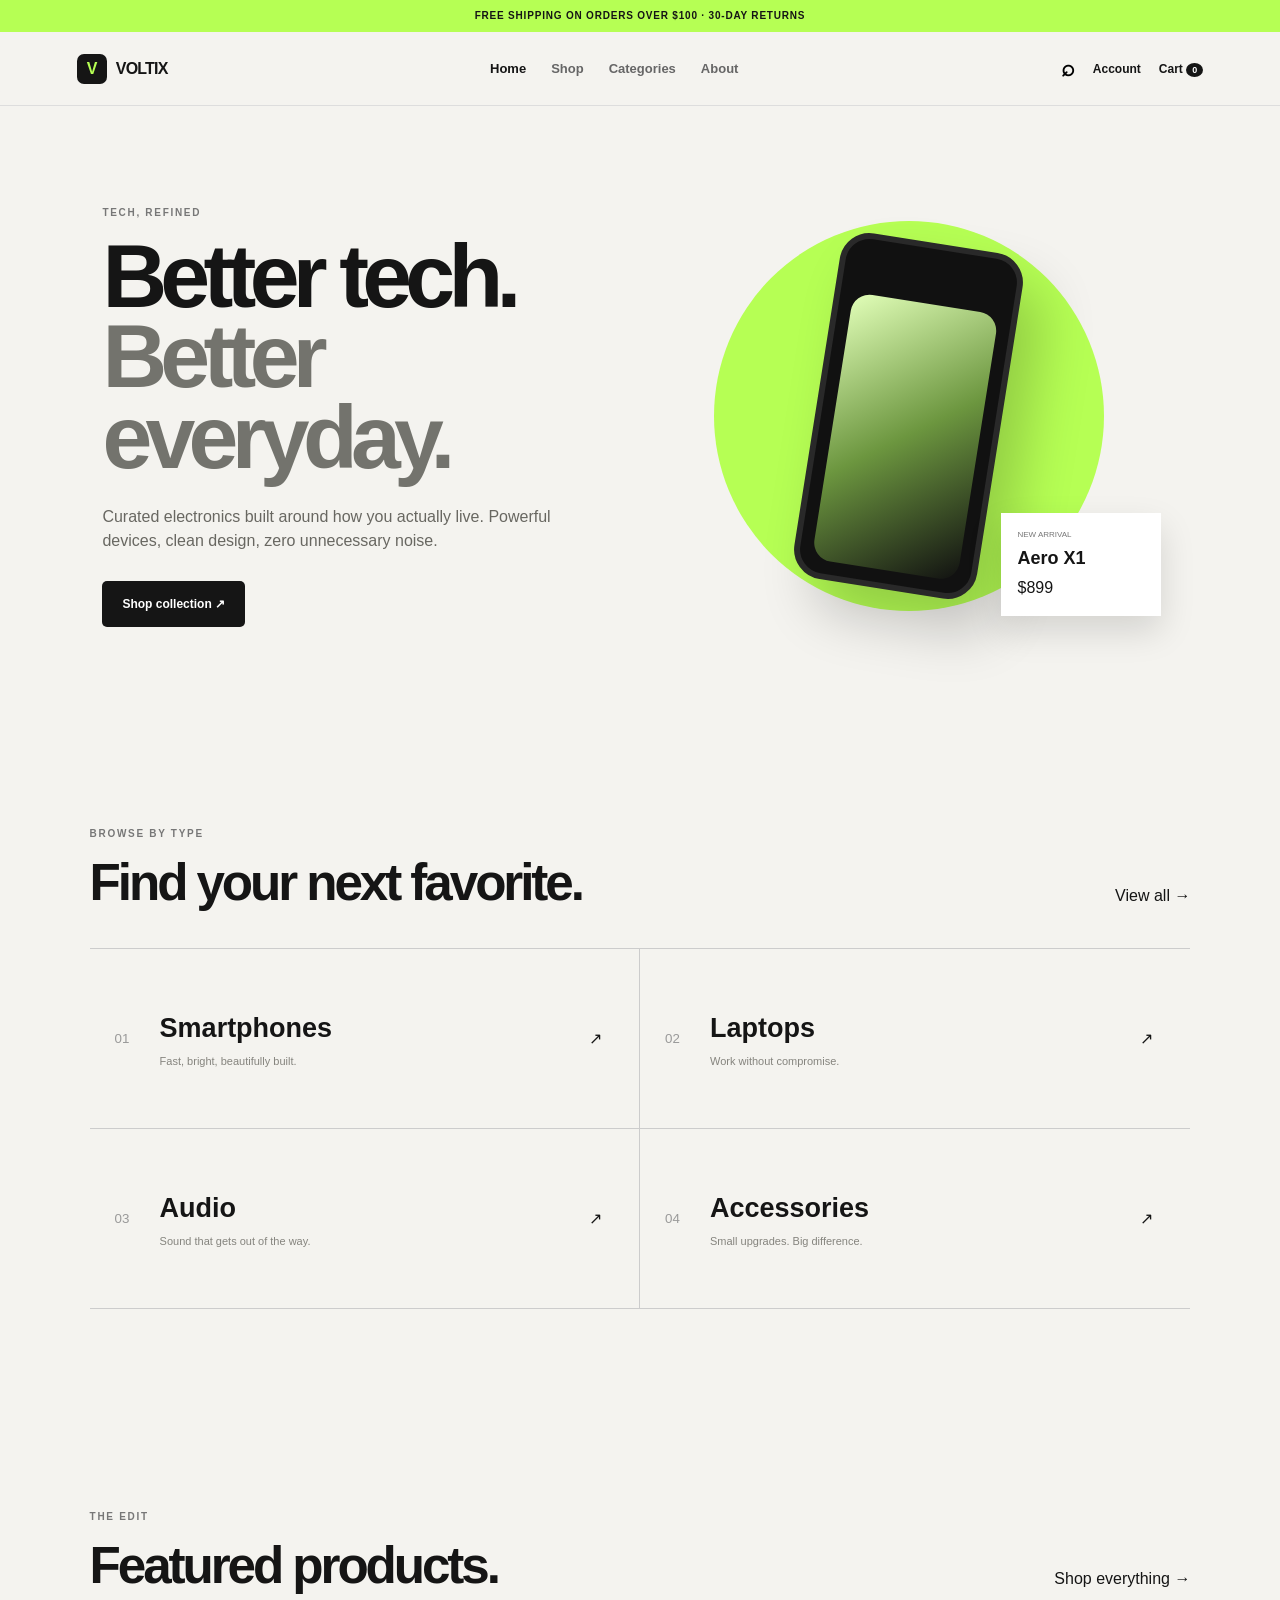
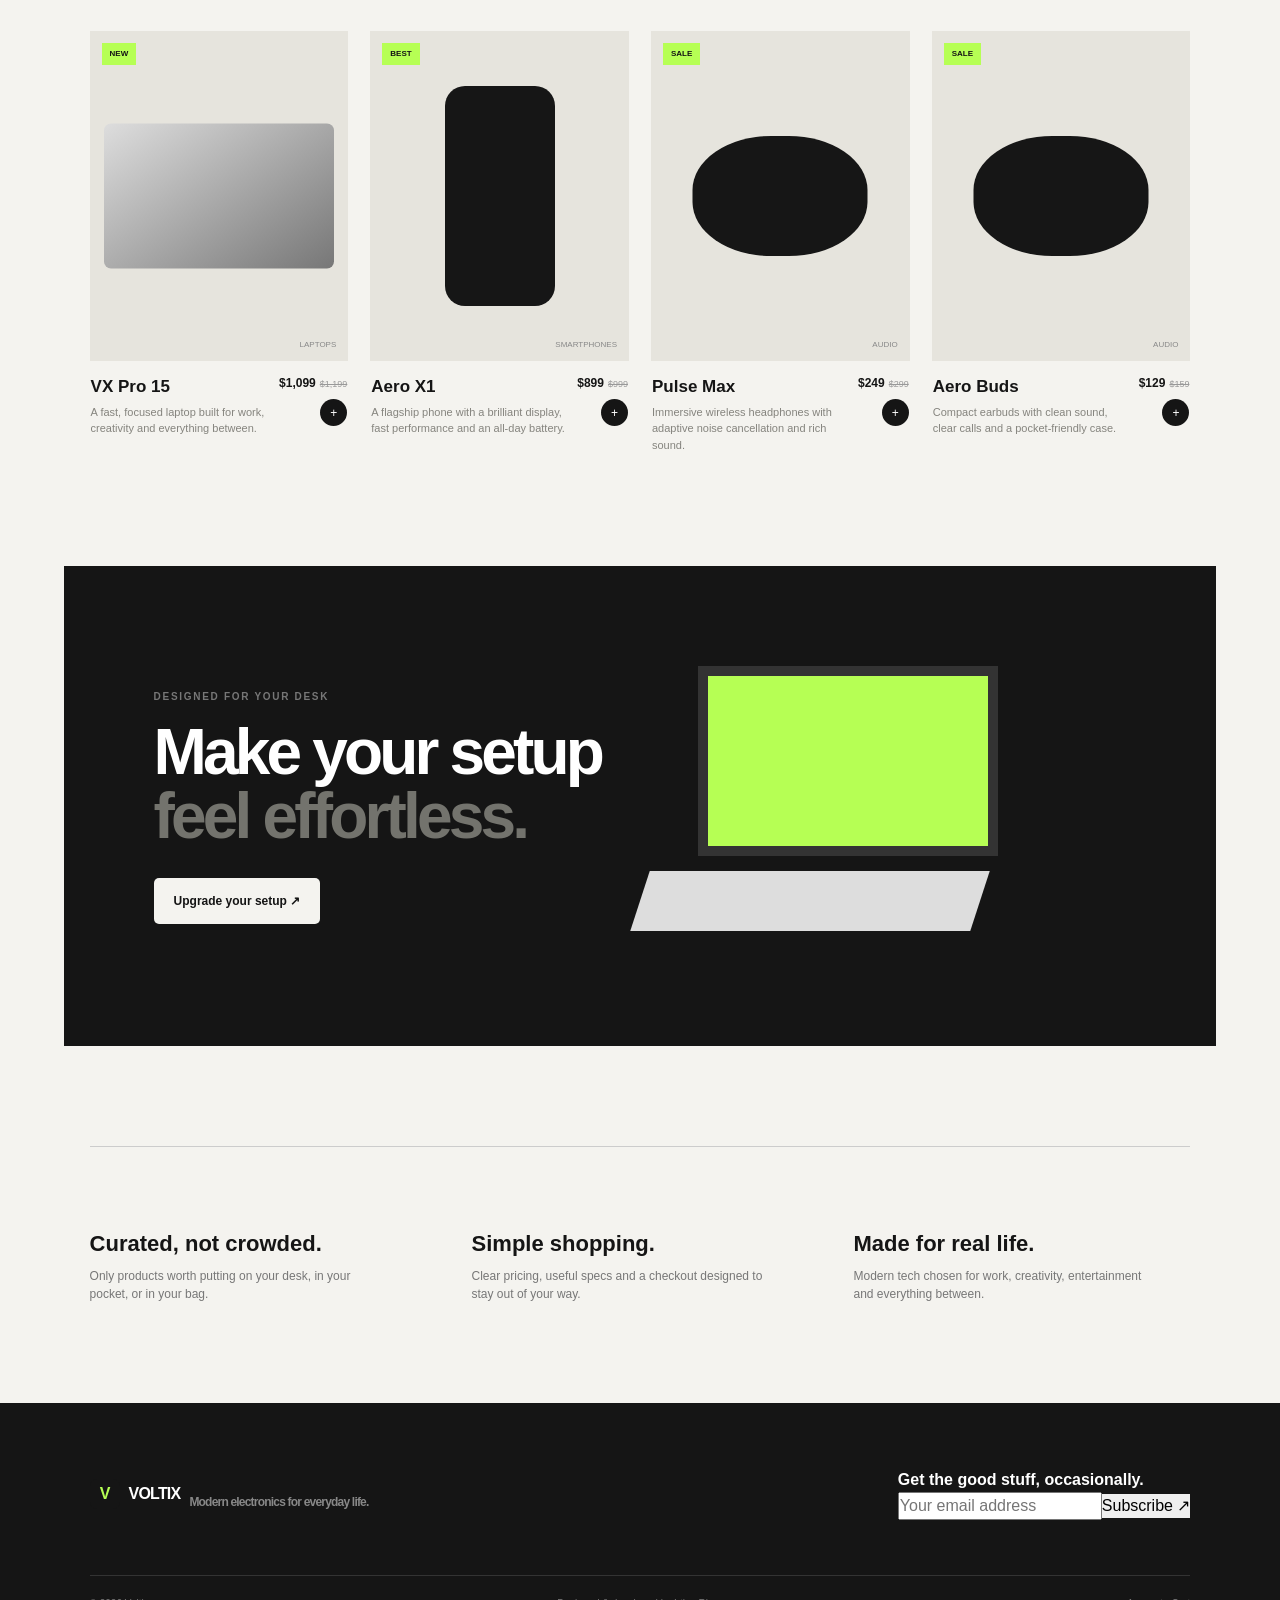
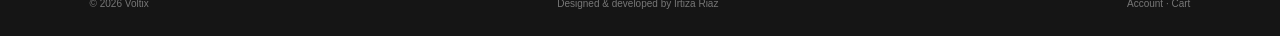
<file: index.html>
<!doctype html>
<html lang="en">

<head>
    <meta charset="utf-8">
    <meta name="viewport" content="width=device-width,initial-scale=1">
    <title>Voltix — Modern Electronics</title>
    <link rel="stylesheet" href="css/style.css">
</head>

<body data-page="home">
    <div class="topbar">FREE SHIPPING ON ORDERS OVER $100 · 30-DAY RETURNS</div>
    <header class="header"><a class="logo" href="index.html"><b>V</b> VOLTIX</a>
        <nav><a class="active" href="index.html">Home</a><a href="shop.html">Shop</a><a
                href="#categories">Categories</a><a href="#about">About</a></nav>
        <div class="actions"><button data-open-search>⌕</button><a href="login.html">Account</a><a href="cart.html">Cart
                <span class="cart-count">0</span></a></div>
    </header>
    <main>
        <section class="hero">
            <div>
                <p class="eyebrow">TECH, REFINED</p>
                <h1>Better tech.<br><em>Better everyday.</em></h1>
                <p class="hero-text">Curated electronics built around how you actually live. Powerful devices, clean
                    design, zero unnecessary noise.</p><a class="btn dark" href="shop.html">Shop collection ↗</a>
            </div>
            <div class="hero-art">
                <div class="orb"></div>
                <div class="phone"></div>
                <div class="float-card"><small>NEW ARRIVAL</small><strong>Aero X1</strong><span>$899</span></div>
            </div>
        </section>
        <section class="section" id="categories">
            <div class="section-head">
                <div>
                    <p class="eyebrow">BROWSE BY TYPE</p>
                    <h2>Find your next favorite.</h2>
                </div><a href="shop.html">View all →</a>
            </div>
            <div class="categories"><a href="shop.html?category=smartphones"><small>01</small>
                    <div>
                        <h3>Smartphones</h3>
                        <p>Fast, bright, beautifully built.</p>
                    </div>↗
                </a><a href="shop.html?category=laptops"><small>02</small>
                    <div>
                        <h3>Laptops</h3>
                        <p>Work without compromise.</p>
                    </div>↗
                </a><a href="shop.html?category=audio"><small>03</small>
                    <div>
                        <h3>Audio</h3>
                        <p>Sound that gets out of the way.</p>
                    </div>↗
                </a><a href="shop.html?category=accessories"><small>04</small>
                    <div>
                        <h3>Accessories</h3>
                        <p>Small upgrades. Big difference.</p>
                    </div>↗
                </a></div>
        </section>
        <section class="section">
            <div class="section-head">
                <div>
                    <p class="eyebrow">THE EDIT</p>
                    <h2>Featured products.</h2>
                </div><a href="shop.html">Shop everything →</a>
            </div>
            <div class="grid" id="featured-products"></div>
        </section>
        <section class="promo">
            <div>
                <p class="eyebrow">DESIGNED FOR YOUR DESK</p>
                <h2>Make your setup<br><em>feel effortless.</em></h2><a class="btn light"
                    href="shop.html?category=accessories">Upgrade your setup ↗</a>
            </div>
            <div class="desk">
                <div class="monitor"></div>
                <div class="keyboard"></div>
            </div>
        </section>
        <section class="benefits" id="about">
            <div>
                <h3>Curated, not crowded.</h3>
                <p>Only products worth putting on your desk, in your pocket, or in your bag.</p>
            </div>
            <div>
                <h3>Simple shopping.</h3>
                <p>Clear pricing, useful specs and a checkout designed to stay out of your way.</p>
            </div>
            <div>
                <h3>Made for real life.</h3>
                <p>Modern tech chosen for work, creativity, entertainment and everything between.</p>
            </div>
        </section>
    </main>
    <footer>
        <div class="footer-main">
            <div class="logo"><b>V</b> VOLTIX<p>Modern electronics for everyday life.</p>
            </div>
            <form id="newsletter"><strong>Get the good stuff, occasionally.</strong>
                <div><input type="email" placeholder="Your email address" required><button>Subscribe ↗</button></div>
            </form>
        </div>
        <div class="footer-bottom"><span>© 2026 Voltix</span><span>Designed & developed by Irtiza Riaz</span><span><a
                    href="login.html">Account</a> · <a href="cart.html">Cart</a></span></div>
    </footer>
    <div id="toast"></div>
    <div class="modal" id="search-modal">
        <div class="search"><button data-close-search>x</button>
            <p class="eyebrow">SEARCH VOLTIX</p><input id="search-input" placeholder="Search products...">
            <div id="search-results"></div>
        </div>
    </div>
    <script src="js/products.js"></script>
    <script src="js/app.js"></script>
</body>

</html>
</file>
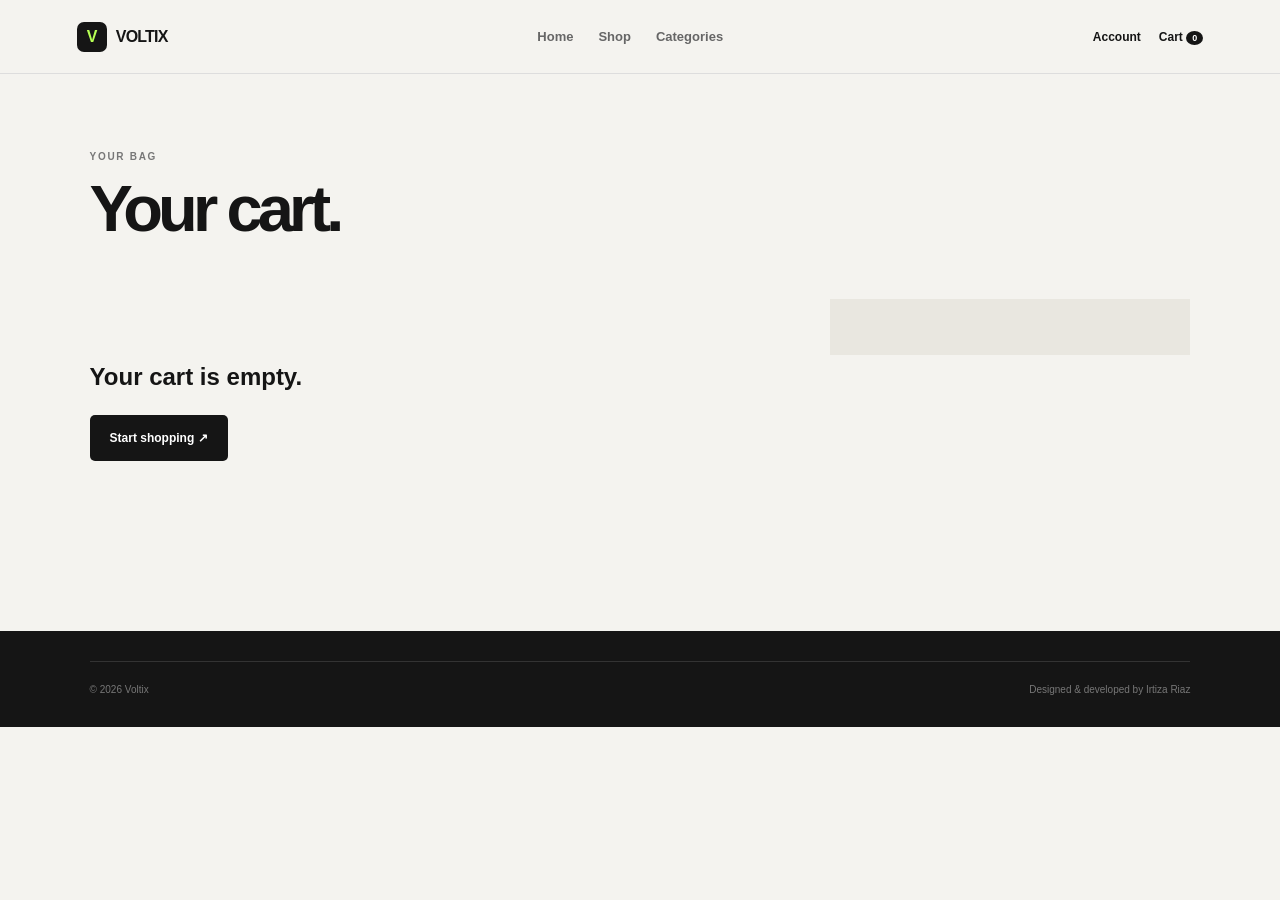
<file: cart.html>
<!doctype html>
<html lang="en">

<head>
    <meta charset="utf-8">
    <meta name="viewport" content="width=device-width,initial-scale=1">
    <title>Cart — Voltix</title>
    <link rel="stylesheet" href="css/style.css">
</head>

<body data-page="cart">
    <header class="header"><a class="logo" href="index.html"><b>V</b> VOLTIX</a>
        <nav><a href="index.html">Home</a><a href="shop.html">Shop</a><a href="index.html#categories">Categories</a>
        </nav>
        <div class="actions"><a href="login.html">Account</a><a href="cart.html">Cart <span
                    class="cart-count">0</span></a></div>
    </header>
    <main class="page">
        <div class="heading small">
            <p class="eyebrow">YOUR BAG</p>
            <h1>Your cart.</h1>
        </div>
        <div class="two-col">
            <div id="cart-items"></div>
            <aside class="summary" id="cart-summary"></aside>
        </div>
    </main>
    <footer class="compact">
        <div class="footer-bottom"><span>© 2026 Voltix</span><span>Designed & developed by Irtiza Riaz</span></div>
    </footer>
    <div id="toast"></div>
    <script src="js/products.js"></script>
    <script src="js/app.js"></script>
</body>

</html>
</file>
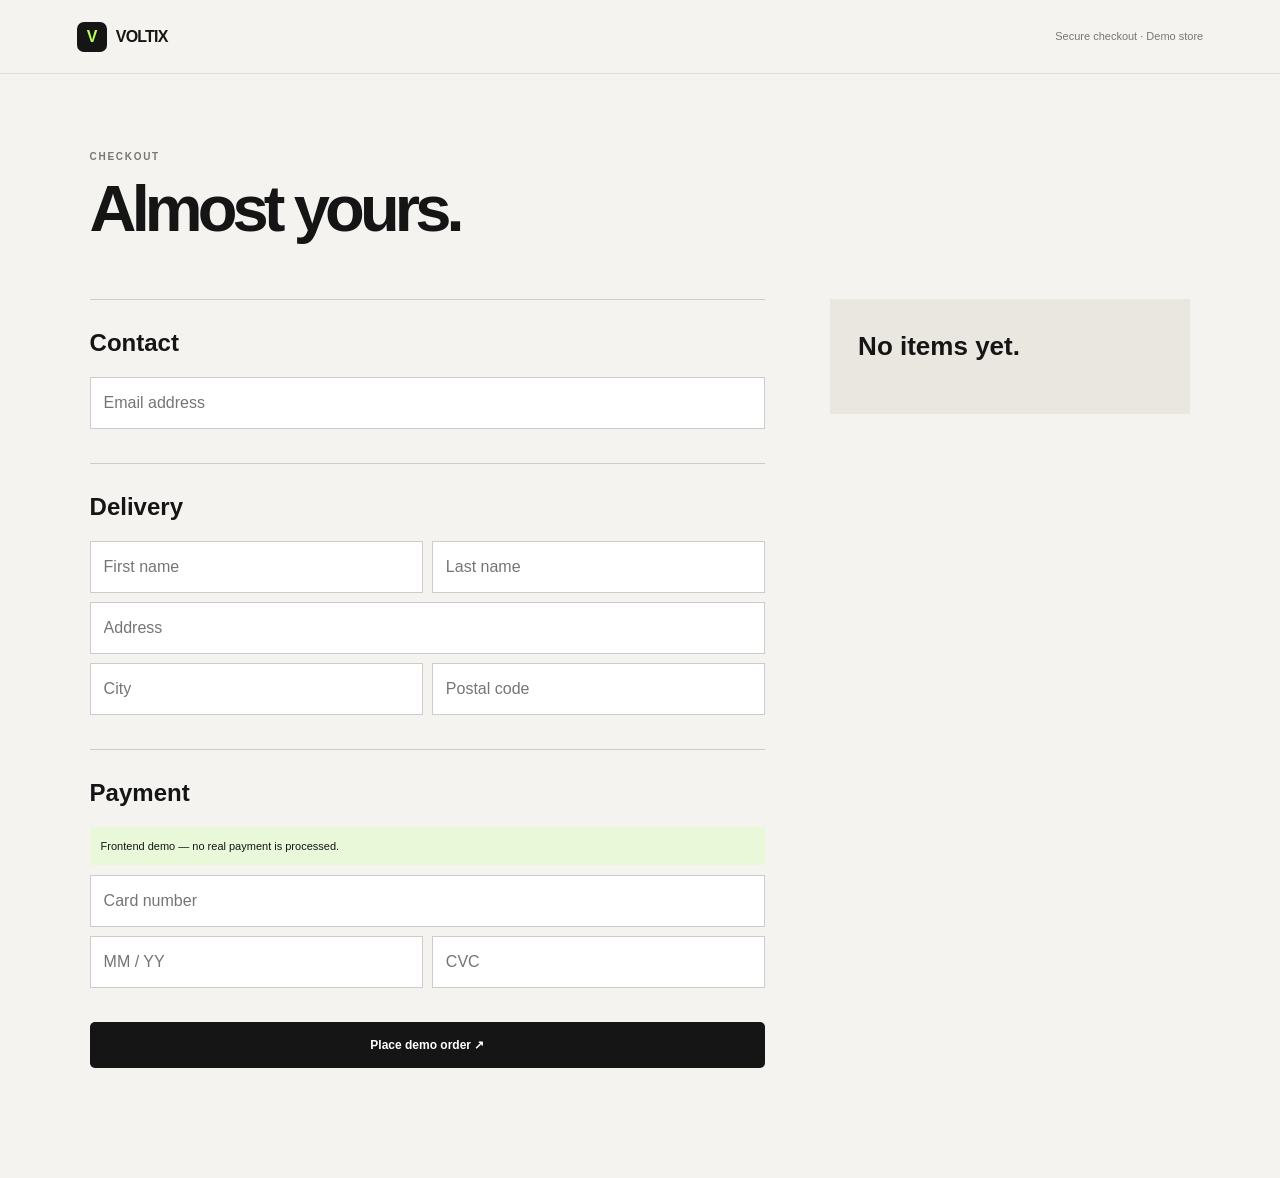
<file: checkout.html>
<!doctype html>
<html lang="en">

<head>
    <meta charset="utf-8">
    <meta name="viewport" content="width=device-width,initial-scale=1">
    <title>Checkout — Voltix</title>
    <link rel="stylesheet" href="css/style.css">
</head>

<body data-page="checkout">
    <header class="header"><a class="logo" href="index.html"><b>V</b> VOLTIX</a><span class="secure">Secure checkout ·
            Demo store</span></header>
    <main class="page">
        <div class="heading small">
            <p class="eyebrow">CHECKOUT</p>
            <h1>Almost yours.</h1>
        </div>
        <div class="two-col">
            <form id="checkout-form" class="form">
                <section>
                    <h2>Contact</h2><input required type="email" placeholder="Email address">
                </section>
                <section>
                    <h2>Delivery</h2>
                    <div class="two"><input required placeholder="First name"><input required placeholder="Last name">
                    </div><input required placeholder="Address">
                    <div class="two"><input required placeholder="City"><input required placeholder="Postal code"></div>
                </section>
                <section>
                    <h2>Payment</h2>
                    <p class="notice">Frontend demo — no real payment is processed.</p><input required
                        placeholder="Card number">
                    <div class="two"><input required placeholder="MM / YY"><input required placeholder="CVC"></div>
                </section><button class="btn dark full">Place demo order ↗</button>
            </form>
            <aside class="summary" id="checkout-summary"></aside>
        </div>
    </main>
    <div id="toast"></div>
    <script src="js/products.js"></script>
    <script src="js/app.js"></script>
</body>

</html>
</file>
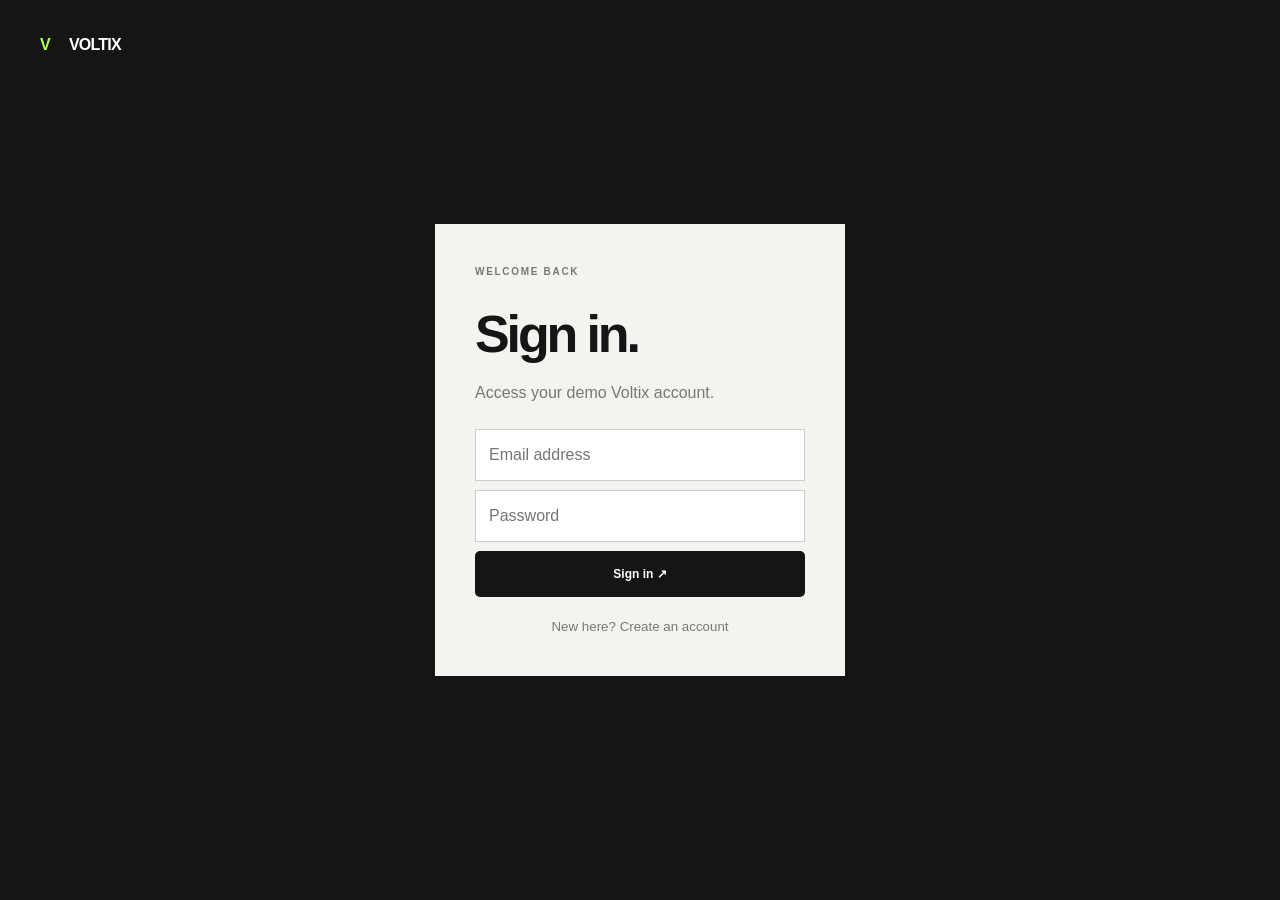
<file: login.html>
<!doctype html>
<html lang="en">

<head>
    <meta charset="utf-8">
    <meta name="viewport" content="width=device-width,initial-scale=1">
    <title>Login — Voltix</title>
    <link rel="stylesheet" href="css/style.css">
</head>

<body class="auth"><a class="logo" href="index.html"><b>V</b> VOLTIX</a>
    <div class="auth-card">
        <p class="eyebrow">WELCOME BACK</p>
        <h1>Sign in.</h1>
        <p>Access your demo Voltix account.</p>
        <form id="auth-form"><input required type="email" placeholder="Email address"><input required type="password"
                placeholder="Password"><button class="btn dark full">Sign in ↗</button></form><small>New here? <a
                href="signup.html">Create an account</a></small>
    </div>
    <div id="toast"></div>
    <script src="js/products.js"></script>
    <script src="js/app.js"></script>
</body>

</html>
</file>
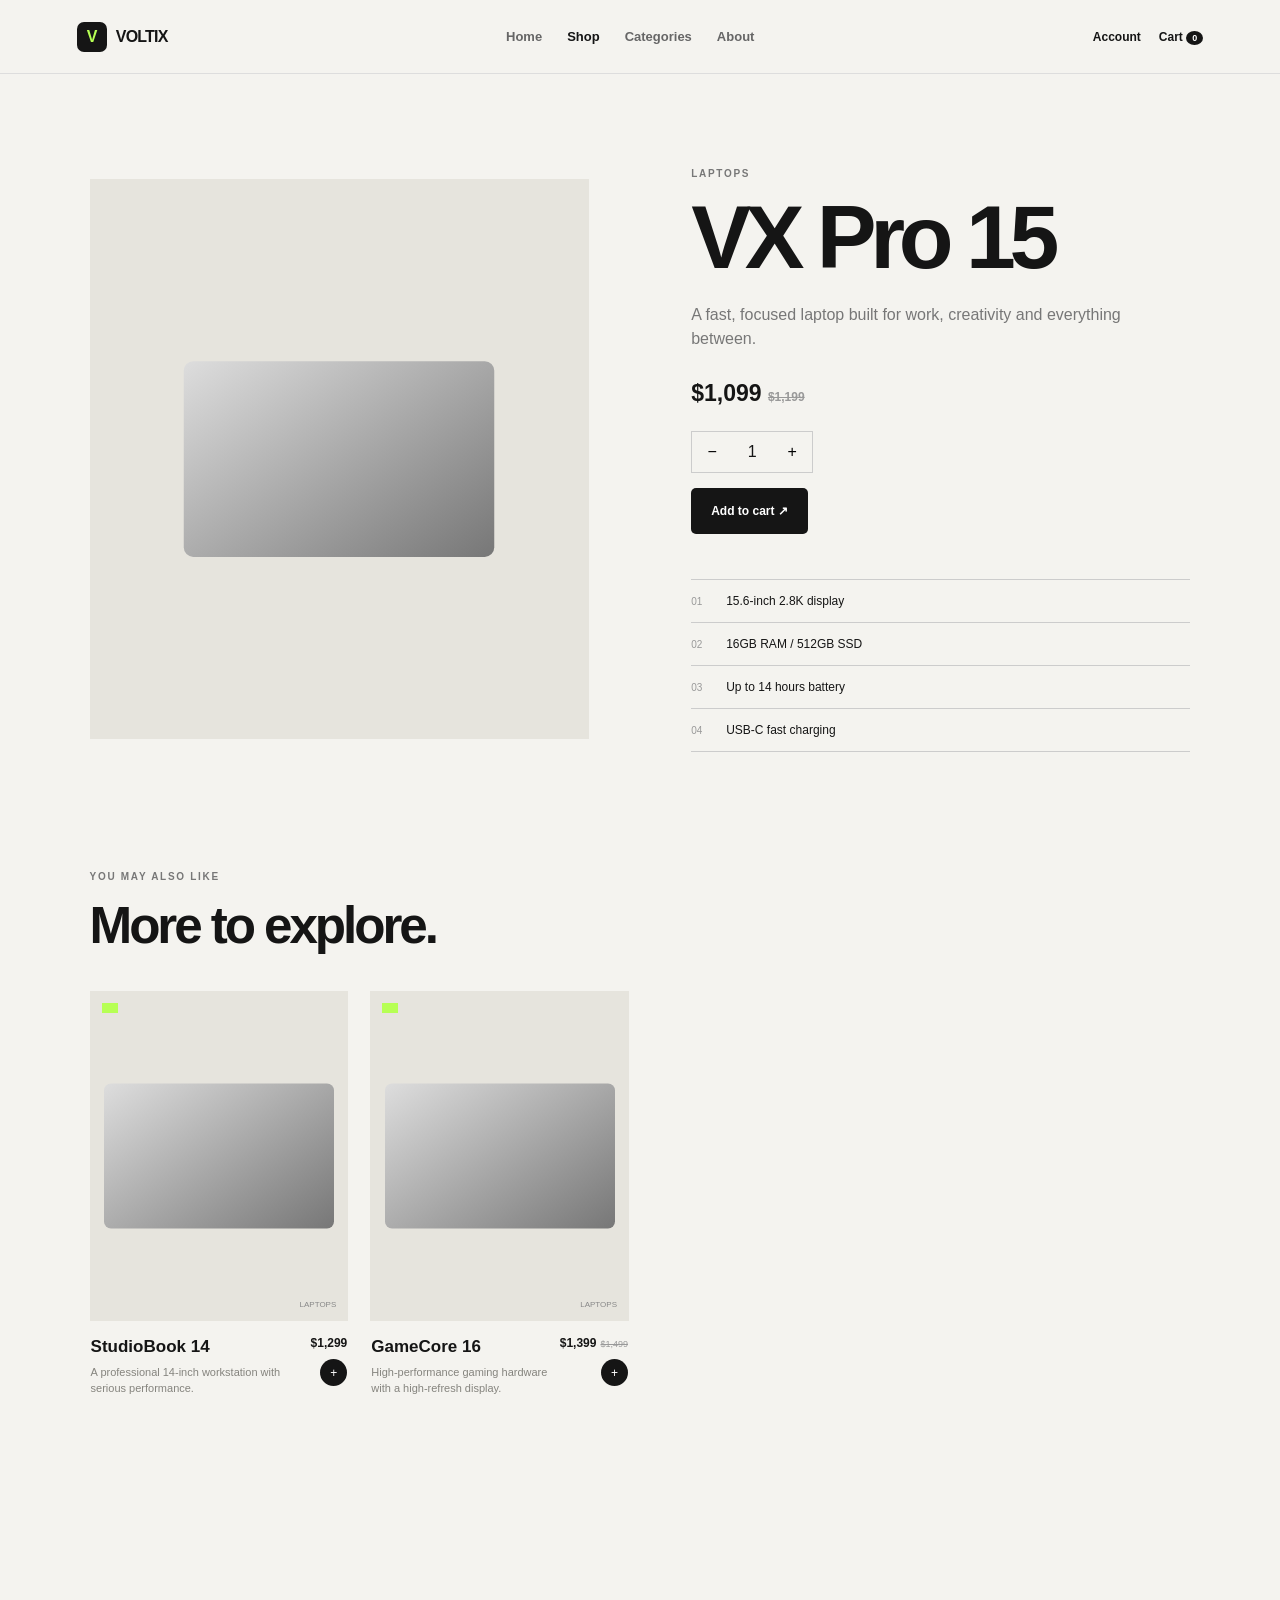
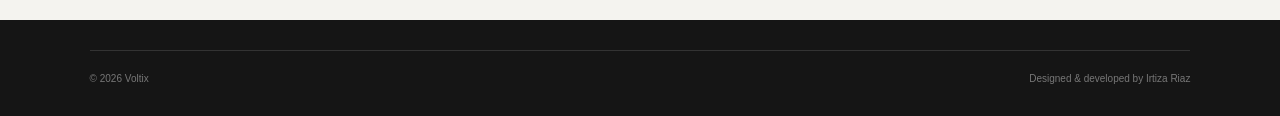
<file: product.html>
<!doctype html>
<html lang="en">

<head>
    <meta charset="utf-8">
    <meta name="viewport" content="width=device-width,initial-scale=1">
    <title>Product — Voltix</title>
    <link rel="stylesheet" href="css/style.css">
</head>

<body data-page="product">
    <header class="header"><a class="logo" href="index.html"><b>V</b> VOLTIX</a>
        <nav><a href="index.html">Home</a><a class="active" href="shop.html">Shop</a><a
                href="index.html#categories">Categories</a><a href="index.html#about">About</a></nav>
        <div class="actions"><a href="login.html">Account</a><a href="cart.html">Cart <span
                    class="cart-count">0</span></a></div>
    </header>
    <main class="page">
        <div id="product-detail"></div>
        <section class="section related">
            <div class="section-head">
                <div>
                    <p class="eyebrow">YOU MAY ALSO LIKE</p>
                    <h2>More to explore.</h2>
                </div>
            </div>
            <div class="grid" id="related"></div>
        </section>
    </main>
    <footer class="compact">
        <div class="footer-bottom"><span>© 2026 Voltix</span><span>Designed & developed by Irtiza Riaz</span></div>
    </footer>
    <div id="toast"></div>
    <script src="js/products.js"></script>
    <script src="js/app.js"></script>
</body>

</html>
</file>
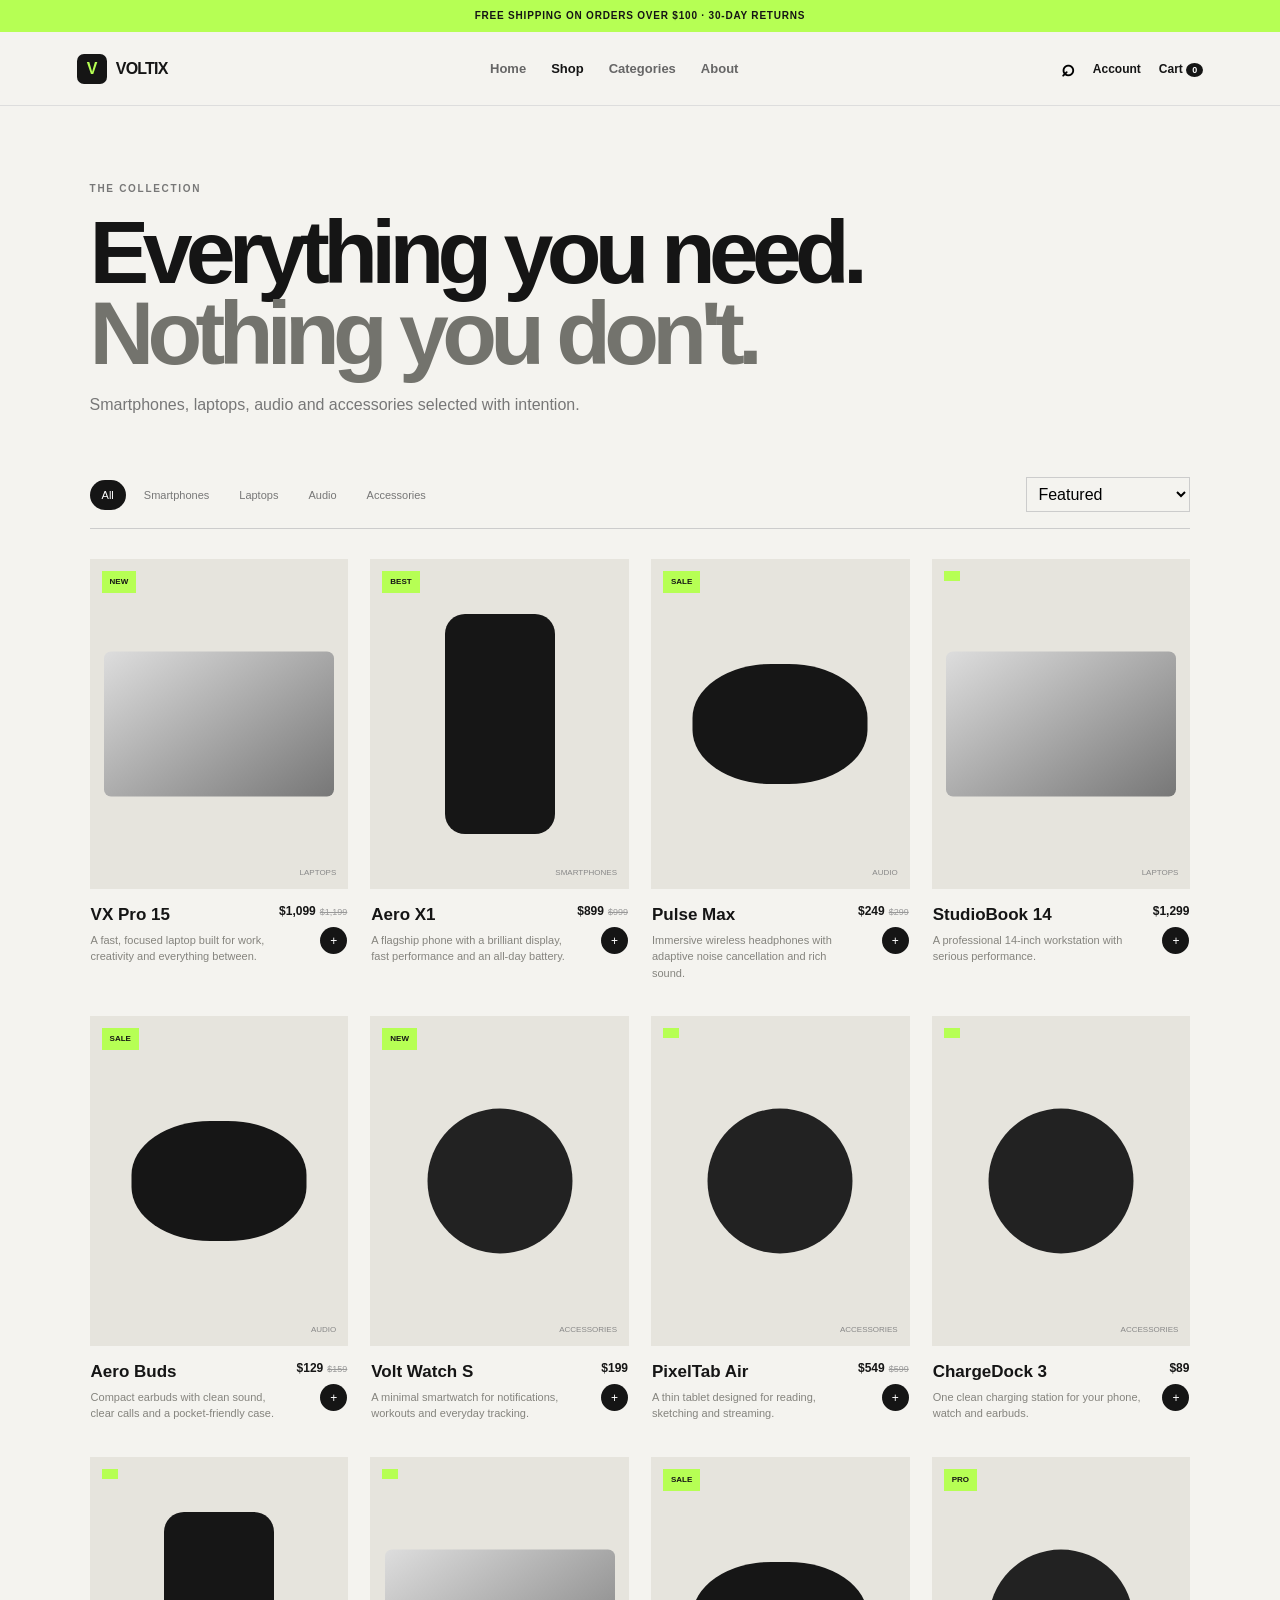
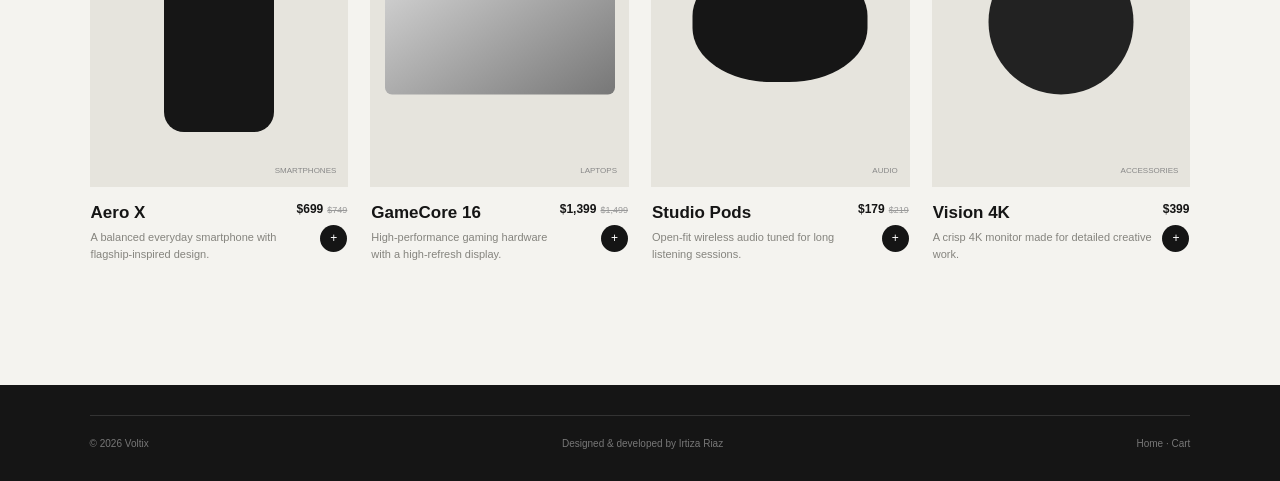
<file: shop.html>
<!doctype html>
<html lang="en">

<head>
    <meta charset="utf-8">
    <meta name="viewport" content="width=device-width,initial-scale=1">
    <title>Shop — Voltix</title>
    <link rel="stylesheet" href="css/style.css">
</head>

<body data-page="shop">
    <div class="topbar">FREE SHIPPING ON ORDERS OVER $100 · 30-DAY RETURNS</div>
    <header class="header"><a class="logo" href="index.html"><b>V</b> VOLTIX</a>
        <nav><a href="index.html">Home</a><a class="active" href="shop.html">Shop</a><a
                href="index.html#categories">Categories</a><a href="index.html#about">About</a></nav>
        <div class="actions"><button data-open-search>⌕</button><a href="login.html">Account</a><a href="cart.html">Cart
                <span class="cart-count">0</span></a></div>
    </header>
    <main class="page">
        <div class="heading">
            <p class="eyebrow">THE COLLECTION</p>
            <h1>Everything you need.<br><em>Nothing you don't.</em></h1>
            <p>Smartphones, laptops, audio and accessories selected with intention.</p>
        </div>
        <div class="toolbar">
            <div class="filters"><button class="filter active" data-category="all">All</button><button class="filter"
                    data-category="smartphones">Smartphones</button><button class="filter"
                    data-category="laptops">Laptops</button><button class="filter"
                    data-category="audio">Audio</button><button class="filter"
                    data-category="accessories">Accessories</button></div><select id="sort">
                <option value="featured">Featured</option>
                <option value="low">Price: Low to high</option>
                <option value="high">Price: High to low</option>
                <option value="name">Name A–Z</option>
            </select>
        </div>
        <div class="grid" id="shop-products"></div>
    </main>
    <footer class="compact">
        <div class="footer-bottom"><span>© 2026 Voltix</span><span>Designed & developed by Irtiza Riaz</span><span><a
                    href="index.html">Home</a> · <a href="cart.html">Cart</a></span></div>
    </footer>
    <div id="toast"></div>
    <script src="js/products.js"></script>
    <script src="js/app.js"></script>
</body>

</html>
</file>
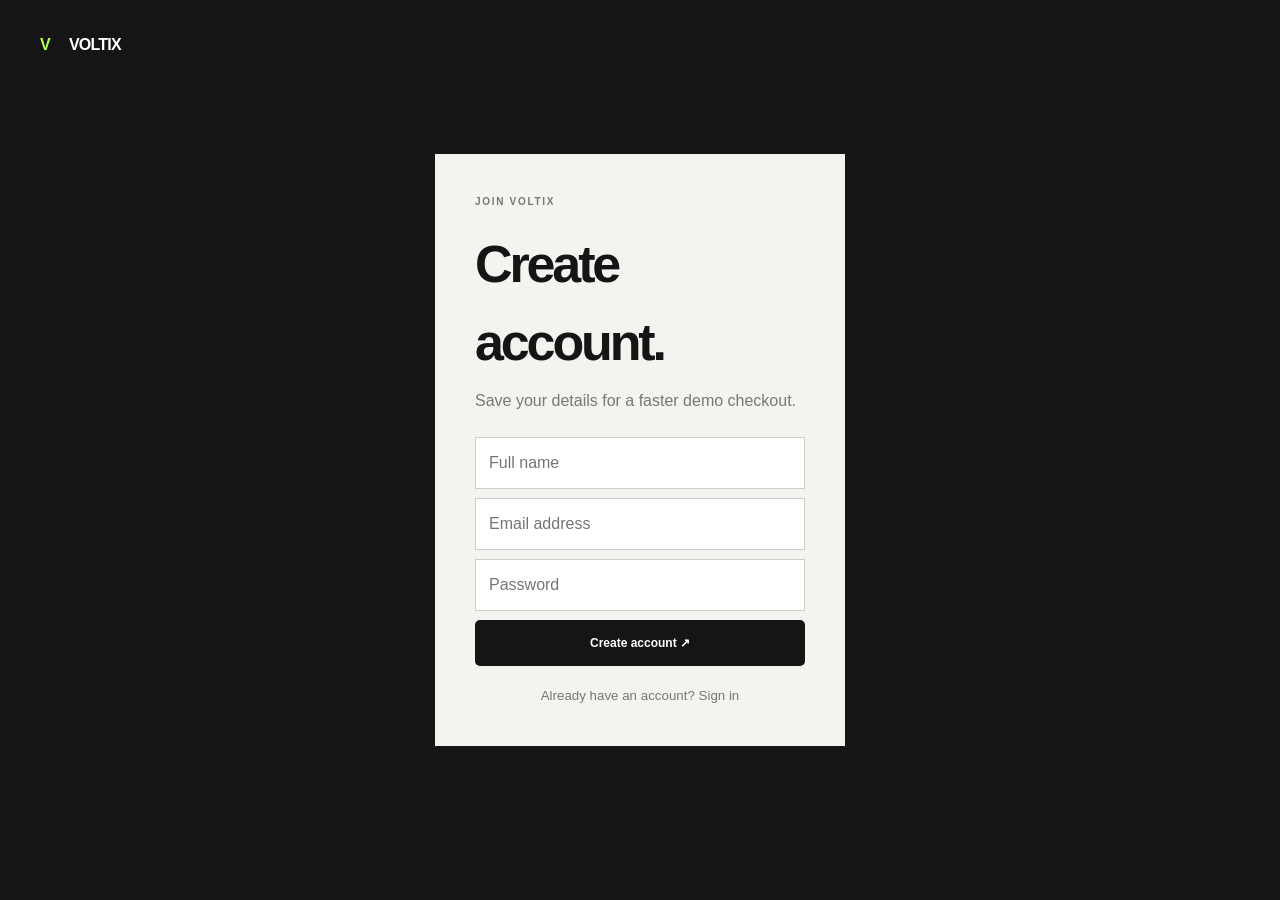
<file: signup.html>
<!doctype html>
<html lang="en">

<head>
    <meta charset="utf-8">
    <meta name="viewport" content="width=device-width,initial-scale=1">
    <title>Sign Up — Voltix</title>
    <link rel="stylesheet" href="css/style.css">
</head>

<body class="auth"><a class="logo" href="index.html"><b>V</b> VOLTIX</a>
    <div class="auth-card">
        <p class="eyebrow">JOIN VOLTIX</p>
        <h1>Create account.</h1>
        <p>Save your details for a faster demo checkout.</p>
        <form id="auth-form"><input required placeholder="Full name"><input required type="email"
                placeholder="Email address"><input required type="password" placeholder="Password"><button
                class="btn dark full">Create account ↗</button></form><small>Already have an account? <a
                href="login.html">Sign in</a></small>
    </div>
    <div id="toast"></div>
    <script src="js/products.js"></script>
    <script src="js/app.js"></script>
</body>

</html>
</file>
<file: css/style.css>
* {
    box-sizing: border-box;
    margin: 0;
    padding: 0
}

html {
    scroll-behavior: smooth
}

body {
    font-family: Arial, sans-serif;
    background: #f4f3ef;
    color: #151515;
    line-height: 1.5
}

a {
    color: inherit;
    text-decoration: none
}
.para{
    font-size: 1.2em;
}

button,
input,
select {
    font: inherit
}

button {
    cursor: pointer;
    border: 0
}

.topbar {
    height: 32px;
    background: #b6ff54;
    text-align: center;
    font-size: 10px;
    font-weight: 800;
    letter-spacing: .08em;
    padding: 8px
}

.header {
    height: 74px;
    padding: 0 6vw;
    display: flex;
    align-items: center;
    gap: 45px;
    border-bottom: 1px solid #ddd;
    background: #f4f3efee;
    position: sticky;
    top: 0;
    z-index: 20;
    backdrop-filter: blur(12px)
}

.logo {
    font-weight: 900;
    letter-spacing: -.05em;
    display: flex;
    align-items: center;
    gap: 9px
}

.logo b {
    background: #151515;
    color: #b6ff54;
    width: 30px;
    height: 30px;
    border-radius: 7px;
    display: grid;
    place-items: center
}

.header nav {
    display: flex;
    gap: 25px;
    margin: auto;
    font-size: 13px;
    font-weight: 700;
    color: #666
}

.header nav a:hover,
.header nav .active {
    color: #151515
}

.actions {
    display: flex;
    align-items: center;
    gap: 18px;
    font-size: 12px;
    font-weight: 700
}

.actions button {
    background: none;
    font-size: 23px
}

.cart-count {
    background: #151515;
    color: #fff;
    border-radius: 50%;
    padding: 2px 6px;
    font-size: 9px
}

.hero {
    min-height: 620px;
    padding: 80px 8vw;
    display: grid;
    grid-template-columns: 1fr 1fr;
    align-items: center
}

.eyebrow {
    font-size: 10px;
    font-weight: 900;
    letter-spacing: .17em;
    color: #777;
    margin-bottom: 16px
}

.hero h1,
.heading h1 {
    font-size: clamp(52px, 7vw, 95px);
    line-height: .9;
    letter-spacing: -.075em
}

.hero h1 em,
.heading h1 em,
.promo h2 em {
    font-style: normal;
    color: #73736d
}

.hero-text {
    max-width: 490px;
    color: #686761;
    font-size: 16px;
    margin: 28px 0
}

.btn {
    display: inline-flex;
    justify-content: center;
    align-items: center;
    padding: 14px 20px;
    border-radius: 5px;
    font-weight: 800;
    font-size: 12px
}

.dark {
    background: #151515;
    color: #fff
}

.light {
    background: #f4f3ef;
    color: #151515
}

.full {
    width: 100%
}

.hero-art {
    height: 450px;
    display: grid;
    place-items: center;
    position: relative
}

.orb {
    position: absolute;
    width: 390px;
    height: 390px;
    border-radius: 50%;
    background: #b6ff54
}

.phone {
    height: 350px;
    width: 185px;
    background: #111;
    border: 6px solid #292929;
    border-radius: 30px;
    z-index: 2;
    transform: rotate(9deg);
    box-shadow: 25px 30px 55px #0003
}

.phone:after {
    content: "";
    position: absolute;
    inset: 55px 13px 13px;
    border-radius: 19px;
    background: linear-gradient(145deg, #e2ffb9, #6c963f, #111)
}

.float-card {
    position: absolute;
    right: 3%;
    bottom: 25px;
    background: #fff;
    padding: 16px;
    width: 160px;
    z-index: 3;
    box-shadow: 0 15px 35px #0002
}

.float-card>* {
    display: block
}

.float-card small {
    font-size: 8px;
    color: #777
}

.float-card strong {
    font-size: 18px;
    margin: 4px 0
}

.section {
    padding: 100px 7vw
}

.section-head {
    display: flex;
    justify-content: space-between;
    align-items: end;
    margin-bottom: 40px
}

.section h2,
.promo h2 {
    font-size: clamp(34px, 4vw, 58px);
    line-height: 1;
    letter-spacing: -.06em
}

.categories {
    display: grid;
    grid-template-columns: 1fr 1fr;
    border-top: 1px solid #ccc
}

.categories a {
    min-height: 180px;
    border-bottom: 1px solid #ccc;
    padding: 25px;
    display: grid;
    grid-template-columns: 45px 1fr 25px;
    align-items: center
}

.categories a:nth-child(odd) {
    border-right: 1px solid #ccc
}

.categories a:hover {
    background: #fff
}

.categories small {
    color: #999
}

.categories h3 {
    font-size: 27px
}

.categories p,
.card p {
    font-size: 11px;
    color: #85847e;
    margin-top: 4px
}

.grid {
    display: grid;
    grid-template-columns: repeat(4, 1fr);
    gap: 22px
}

.visual {
    height: 330px;
    background: #e6e4dd;
    display: block;
    position: relative;
    overflow: hidden
}

.visual>span {
    position: absolute;
    z-index: 2;
    top: 12px;
    left: 12px;
    background: #b6ff54;
    padding: 5px 8px;
    font-size: 8px;
    font-weight: 900
}

.visual>small {
    position: absolute;
    right: 12px;
    bottom: 10px;
    font-size: 8px;
    color: #888;
    text-transform: uppercase
}

.visual i,
.big-visual i,
.mini i {
    position: absolute;
    left: 50%;
    top: 50%;
    transform: translate(-50%, -50%);
    background: #161616;
    display: block
}

.visual.smartphones i,
.big-visual.smartphones i,
.mini.smartphones i {
    width: 110px;
    height: 220px;
    border-radius: 20px
}

.visual.laptops i,
.big-visual.laptops i,
.mini.laptops i {
    width: 230px;
    height: 145px;
    border-radius: 7px;
    background: linear-gradient(145deg, #ddd, #777)
}

.visual.audio i,
.big-visual.audio i,
.mini.audio i {
    width: 175px;
    height: 120px;
    border-radius: 45%
}

.visual.accessories i,
.big-visual.accessories i,
.mini.accessories i {
    width: 145px;
    height: 145px;
    border-radius: 50%;
    background: #222
}

.info {
    padding: 13px 1px;
    display: flex;
    justify-content: space-between;
    gap: 8px
}

.info h3 {
    font-size: 17px
}

.price {
    text-align: right;
    white-space: nowrap;
    font-size: 12px
}

.price del {
    font-size: 9px;
    color: #999;
    margin-left: 4px
}

.price button {
    display: block;
    margin: 7px 0 0 auto;
    width: 27px;
    height: 27px;
    border-radius: 50%;
    background: #151515;
    color: #fff
}

.promo {
    margin: 0 5vw 100px;
    min-height: 480px;
    padding: 60px 7%;
    background: #151515;
    color: #fff;
    display: grid;
    grid-template-columns: 1fr 1fr;
    align-items: center
}

.promo h2 {
    font-size: clamp(44px, 5vw, 72px);
    margin-bottom: 30px
}

.desk {
    height: 320px;
    position: relative
}

.monitor {
    position: absolute;
    width: 300px;
    height: 190px;
    background: #b6ff54;
    left: 12%;
    top: 20px;
    border: 10px solid #333
}

.keyboard {
    position: absolute;
    width: 340px;
    height: 60px;
    background: #ddd;
    left: 0;
    bottom: 35px;
    transform: skew(-18deg)
}

.benefits {
    margin: 0 7vw;
    padding: 60px 0 100px;
    border-top: 1px solid #ccc;
    display: grid;
    grid-template-columns: repeat(3, 1fr);
    gap: 45px
}

.benefits b {
    color: #999;
    font-size: 11px
}

.benefits h3 {
    margin: 20px 0 7px;
    font-size: 22px
}

.benefits p {
    font-size: 12px;
    color: #777;
    max-width: 300px
}

footer {
    background: #151515;
    color: #fff;
    padding: 65px 7vw 25px
}

.footer-main {
    display: flex;
    justify-content: space-between;
    padding-bottom: 55px
}

.footer-main p {
    color: #888;
    font-size: 12px;
    margin-top: 15px
}

.newsletter strong {
    display: block;
    margin-bottom: 14px
}

.newsletter div {
    border-bottom: 1px solid #555
}

.newsletter input {
    background: none;
    border: 0;
    padding: 10px 0;
    color: #fff;
    outline: 0
}

.newsletter button {
    background: none;
    color: #b6ff54
}

.footer-bottom {
    border-top: 1px solid #333;
    padding-top: 20px;
    color: #777;
    font-size: 10px;
    display: flex;
    justify-content: space-between
}

.compact {
    padding: 30px 7vw
}

.page {
    padding: 75px 7vw 110px
}

.heading {
    margin-bottom: 60px
}

.heading p:last-child {
    color: #777;
    margin-top: 20px
}

.heading.small h1 {
    font-size: 65px
}

.toolbar {
    display: flex;
    justify-content: space-between;
    align-items: center;
    border-bottom: 1px solid #ccc;
    padding-bottom: 16px;
    margin-bottom: 30px
}

.filters {
    display: flex;
    gap: 6px;
    flex-wrap: wrap
}

.filter {
    background: none;
    color: #777;
    padding: 7px 12px;
    border-radius: 20px;
    font-size: 11px
}

.filter.active {
    background: #151515;
    color: #fff
}

.toolbar select {
    background: #f4f3ef;
    border: 1px solid #ccc;
    padding: 7px
}

.product-detail {
    display: grid;
    grid-template-columns: 1fr 1fr;
    gap: 8vw;
    align-items: center;
    min-height: 620px
}

.big-visual {
    height: 560px;
    background: #e6e4dd;
    position: relative
}

.big-visual i {
    transform: translate(-50%, -50%) scale(1.35)
}

.product-copy h1 {
    font-size: clamp(55px, 7vw, 90px);
    line-height: .9;
    letter-spacing: -.07em
}

.lead {
    color: #777;
    max-width: 470px;
    margin: 25px 0;
    font-size: 16px
}

.detail-price {
    font-size: 23px;
    font-weight: 900;
    margin-bottom: 20px
}

.detail-price del {
    font-size: 12px;
    color: #999
}

.qty {
    display: flex;
    border: 1px solid #ccc;
    width: max-content;
    margin-bottom: 15px
}

.qty>* {
    width: 40px;
    height: 40px;
    background: none;
    display: grid;
    place-items: center
}

.specs {
    margin-top: 45px;
    border-top: 1px solid #ccc
}

.specs div {
    border-bottom: 1px solid #ccc;
    padding: 12px 0;
    font-size: 12px
}

.specs small {
    display: inline-block;
    width: 35px;
    color: #999
}

.related {
    padding-left: 0;
    padding-right: 0
}

.two-col {
    display: grid;
    grid-template-columns: 1.5fr .8fr;
    gap: 65px;
    align-items: start
}

.summary {
    background: #e9e7e0;
    padding: 28px;
    position: sticky;
    top: 100px
}

.summary h2 {
    font-size: 26px;
    margin-bottom: 20px
}

.sumline,
.total {
    display: flex;
    justify-content: space-between;
    padding: 10px 0;
    font-size: 12px
}

.total {
    border-top: 1px solid #c7c5be;
    margin-top: 10px;
    padding-top: 20px;
    font-size: 17px
}

.cart-item {
    display: grid;
    grid-template-columns: 85px 1fr 110px 100px 25px;
    gap: 18px;
    align-items: center;
    padding: 16px 0;
    border-bottom: 1px solid #ccc
}

.mini {
    height: 85px;
    background: #e6e4dd;
    position: relative
}

.mini i {
    transform: translate(-50%, -50%) scale(.28)
}

.lineqty {
    display: flex;
    border: 1px solid #ccc;
    width: max-content
}

.lineqty>* {
    width: 28px;
    height: 28px;
    background: none;
    display: grid;
    place-items: center
}

.remove {
    background: none;
    font-size: 20px;
    color: #888
}

.empty {
    padding: 60px 0
}

.empty h2 {
    margin-bottom: 20px
}

.form section {
    border-top: 1px solid #ccc;
    padding: 25px 0
}

.form h2 {
    margin-bottom: 16px
}

.form input {
    width: 100%;
    border: 1px solid #ccc;
    padding: 13px;
    margin-bottom: 9px;
    background: #fff;
    outline: 0
}

.two {
    display: grid;
    grid-template-columns: 1fr 1fr;
    gap: 9px
}

.notice {
    background: #e9f8d8;
    padding: 11px;
    font-size: 11px;
    margin-bottom: 10px
}

.secure {
    margin-left: auto;
    color: #777;
    font-size: 11px
}

.auth {
    min-height: 100vh;
    background: #151515;
    color: #fff;
    display: grid;
    place-items: center;
    padding: 30px
}

.auth>.logo {
    position: absolute;
    top: 30px;
    left: 30px
}

.auth-card {
    background: #f4f3ef;
    color: #151515;
    padding: 40px;
    width: min(410px, 90%)
}

.auth-card h1 {
    font-size: 52px;
    letter-spacing: -.06em
}

.auth-card>p:not(.eyebrow) {
    color: #777;
    margin: 8px 0 24px
}

.auth-card form {
    display: grid;
    gap: 9px
}

.auth-card input {
    padding: 13px;
    border: 1px solid #ccc
}

.auth-card small {
    display: block;
    text-align: center;
    color: #777;
    margin-top: 20px
}

#toast {
    position: fixed;
    left: 50%;
    bottom: 22px;
    transform: translate(-50%, 20px);
    background: #151515;
    color: #fff;
    padding: 11px 17px;
    font-size: 11px;
    border-radius: 5px;
    opacity: 0;
    z-index: 100;
    transition: .2s
}

#toast.show {
    opacity: 1;
    transform: translate(-50%, 0)
}

.modal {
    display: none;
    position: fixed;
    inset: 0;
    background: #0008;
    z-index: 100;
    place-items: start center;
    padding-top: 12vh
}

.modal.open {
    display: grid
}

.search {
    background: #f4f3ef;
    width: min(650px, 90%);
    padding: 35px;
    position: relative
}

.search>button {
    position: absolute;
    right: 18px;
    top: 12px;
    background: none;
    font-size: 24px
}

.search input {
    width: 100%;
    background: none;
    border: 0;
    border-bottom: 2px solid #151515;
    padding: 12px 0;
    font-size: 22px;
    outline: 0
}

.search a {
    display: flex;
    justify-content: space-between;
    padding: 14px 0;
    border-bottom: 1px solid #ccc
}

@media(max-width:900px) {
    .header {
        padding: 0 4vw;
        gap: 18px
    }

    .header nav {
        gap: 12px
    }

    .hero {
        grid-template-columns: 1fr;
        padding: 60px 6vw
    }

    .hero-art {
        margin-top: 30px
    }

    .grid {
        grid-template-columns: repeat(2, 1fr)
    }

    .promo {
        grid-template-columns: 1fr
    }

    .benefits {
        grid-template-columns: 1fr
    }

    .product-detail,
    .two-col {
        grid-template-columns: 1fr
    }

    .summary {
        position: static
    }

    .footer-main {
        flex-direction: column;
        gap: 30px
    }
}

@media(max-width:600px) {
    .header nav {
        display: none
    }

    .actions {
        margin-left: auto;
        gap: 10px
    }

    .actions a:first-of-type {
        display: none
    }

    .hero h1,
    .heading h1 {
        font-size: 52px
    }

    .hero-art {
        height: 330px
    }

    .orb {
        width: 270px;
        height: 270px
    }

    .phone {
        width: 145px;
        height: 270px
    }

    .section,
    .page {
        padding: 65px 5vw
    }

    .section-head {
        flex-direction: column;
        align-items: start;
        gap: 12px
    }

    .categories {
        grid-template-columns: 1fr
    }

    .categories a:nth-child(odd) {
        border-right: 0
    }

    .grid {
        gap: 15px
    }

    .visual {
        height: 245px
    }

    .info {
        display: block
    }

    .price {
        text-align: left;
        margin-top: 8px
    }

    .price button {
        display: inline-block;
        margin-left: 8px
    }

    .promo {
        margin: 0 0 70px;
        padding: 50px 7%;
        min-height: 550px
    }

    .benefits {
        margin: 0 5vw
    }

    .footer-bottom {
        flex-direction: column;
        gap: 10px
    }

    .toolbar {
        flex-direction: column;
        align-items: start;
        gap: 12px
    }

    .cart-item {
        grid-template-columns: 65px 1fr 25px;
        gap: 10px
    }

    .cart-item>.lineqty,
    .cart-item>b {
        grid-column: 2
    }

    .cart-item>.remove {
        grid-column: 3;
        grid-row: 1
    }

    .mini {
        height: 65px
    }

    .product-detail {
        gap: 35px
    }

    .big-visual {
        height: 400px
    }

    .two {
        grid-template-columns: 1fr
    }

    .heading.small h1 {
        font-size: 52px
    }
}
</file>
